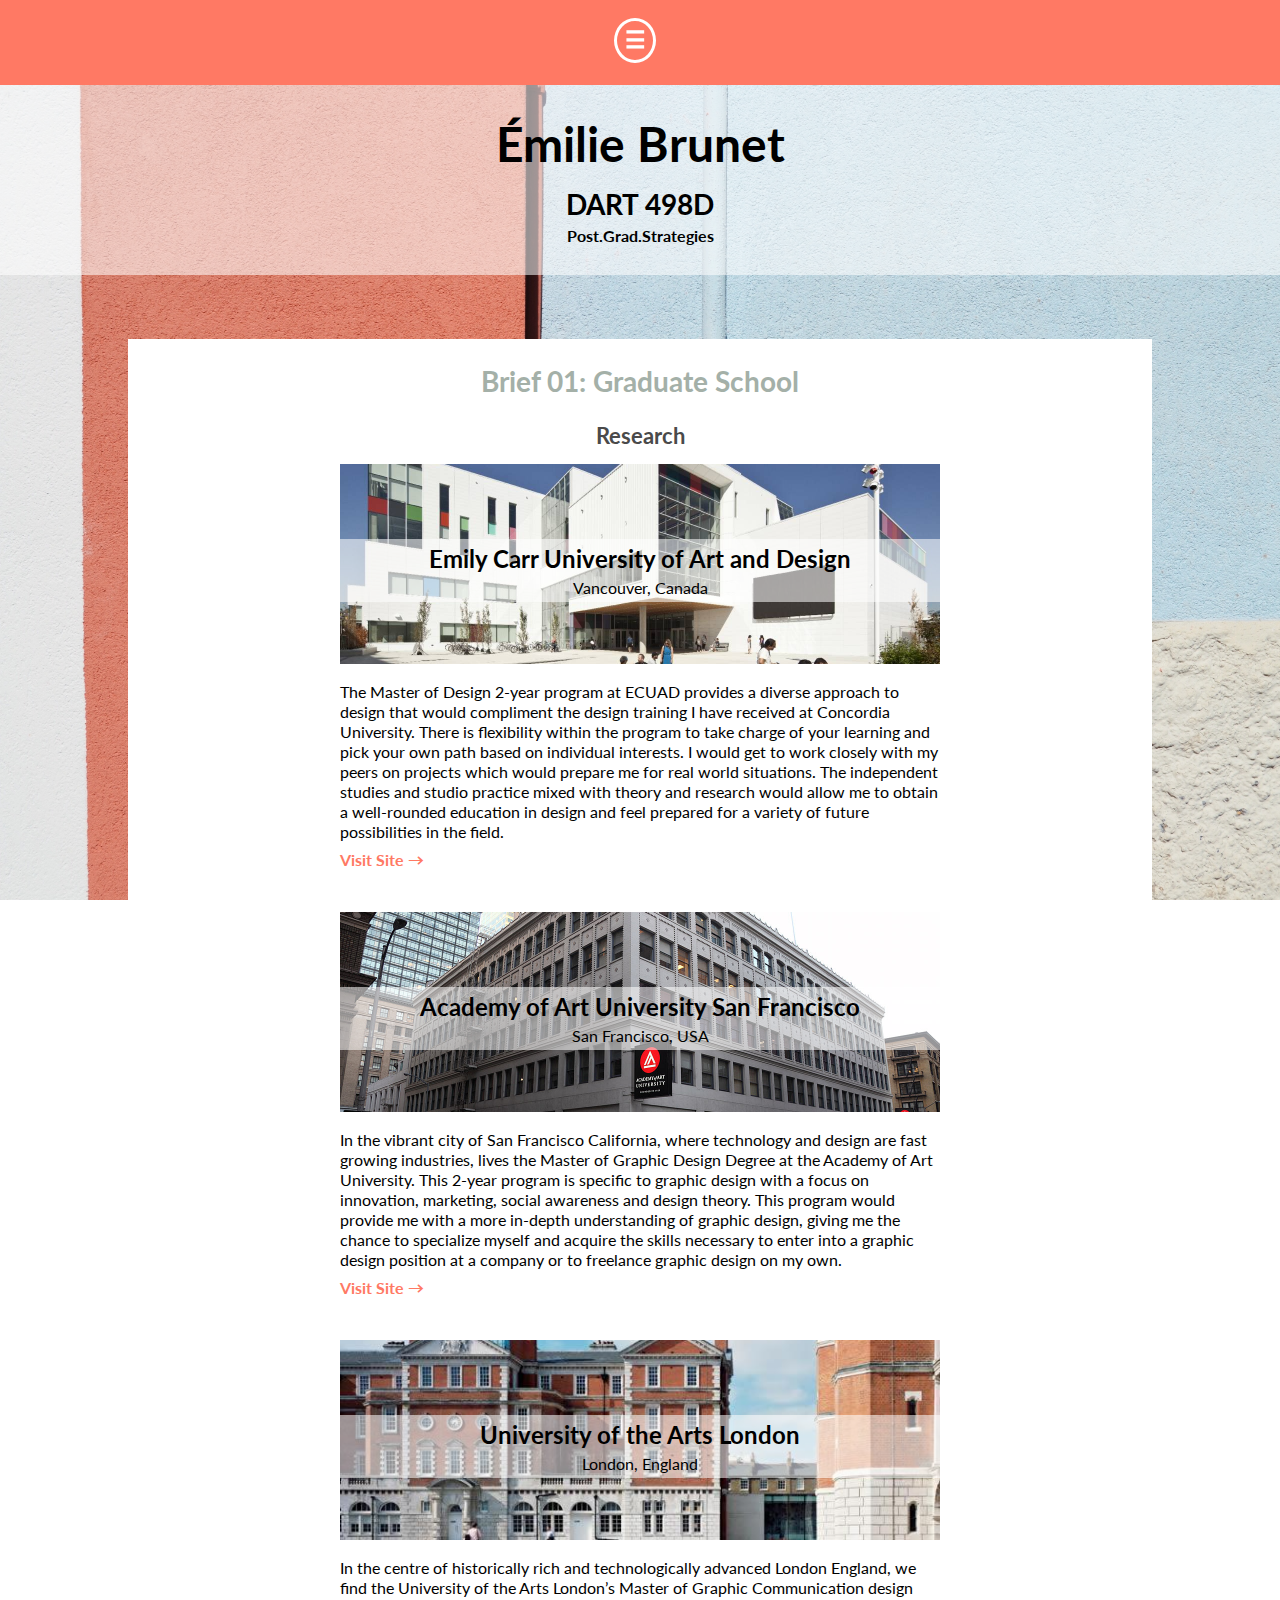
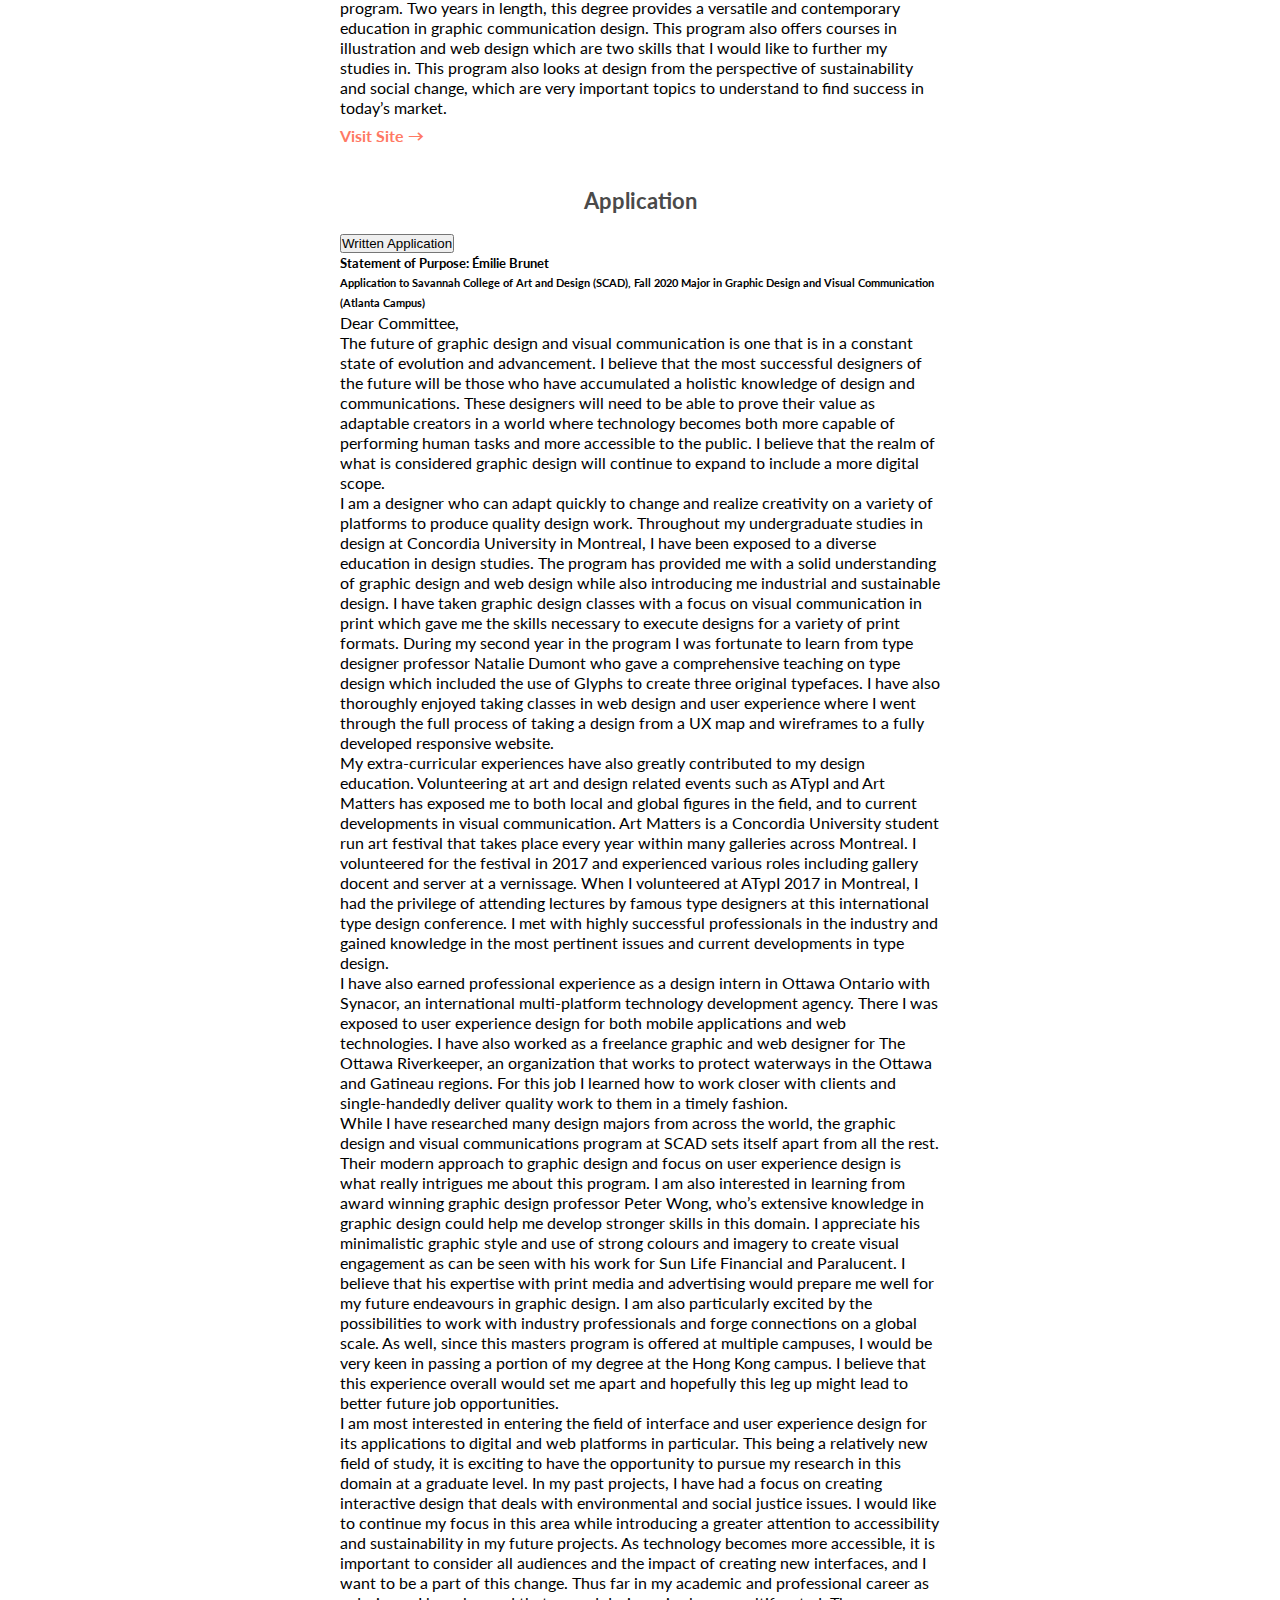
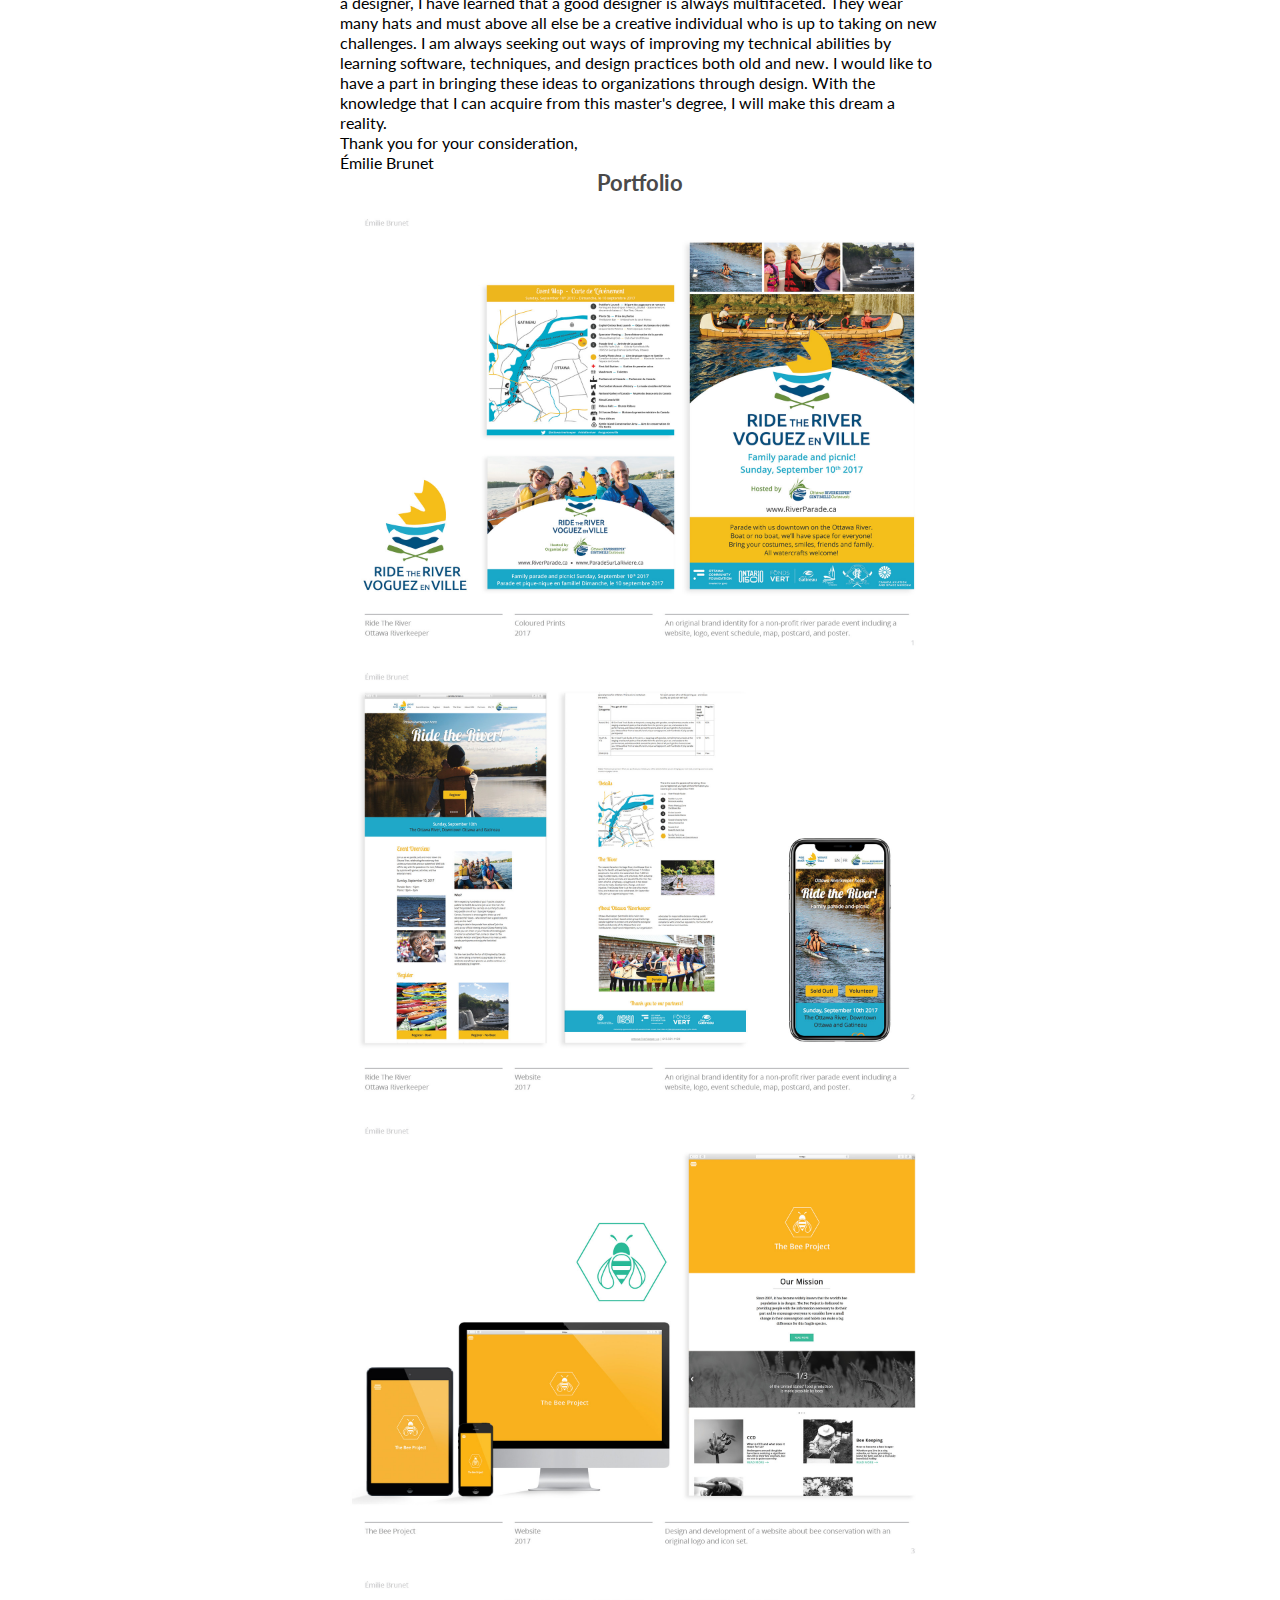
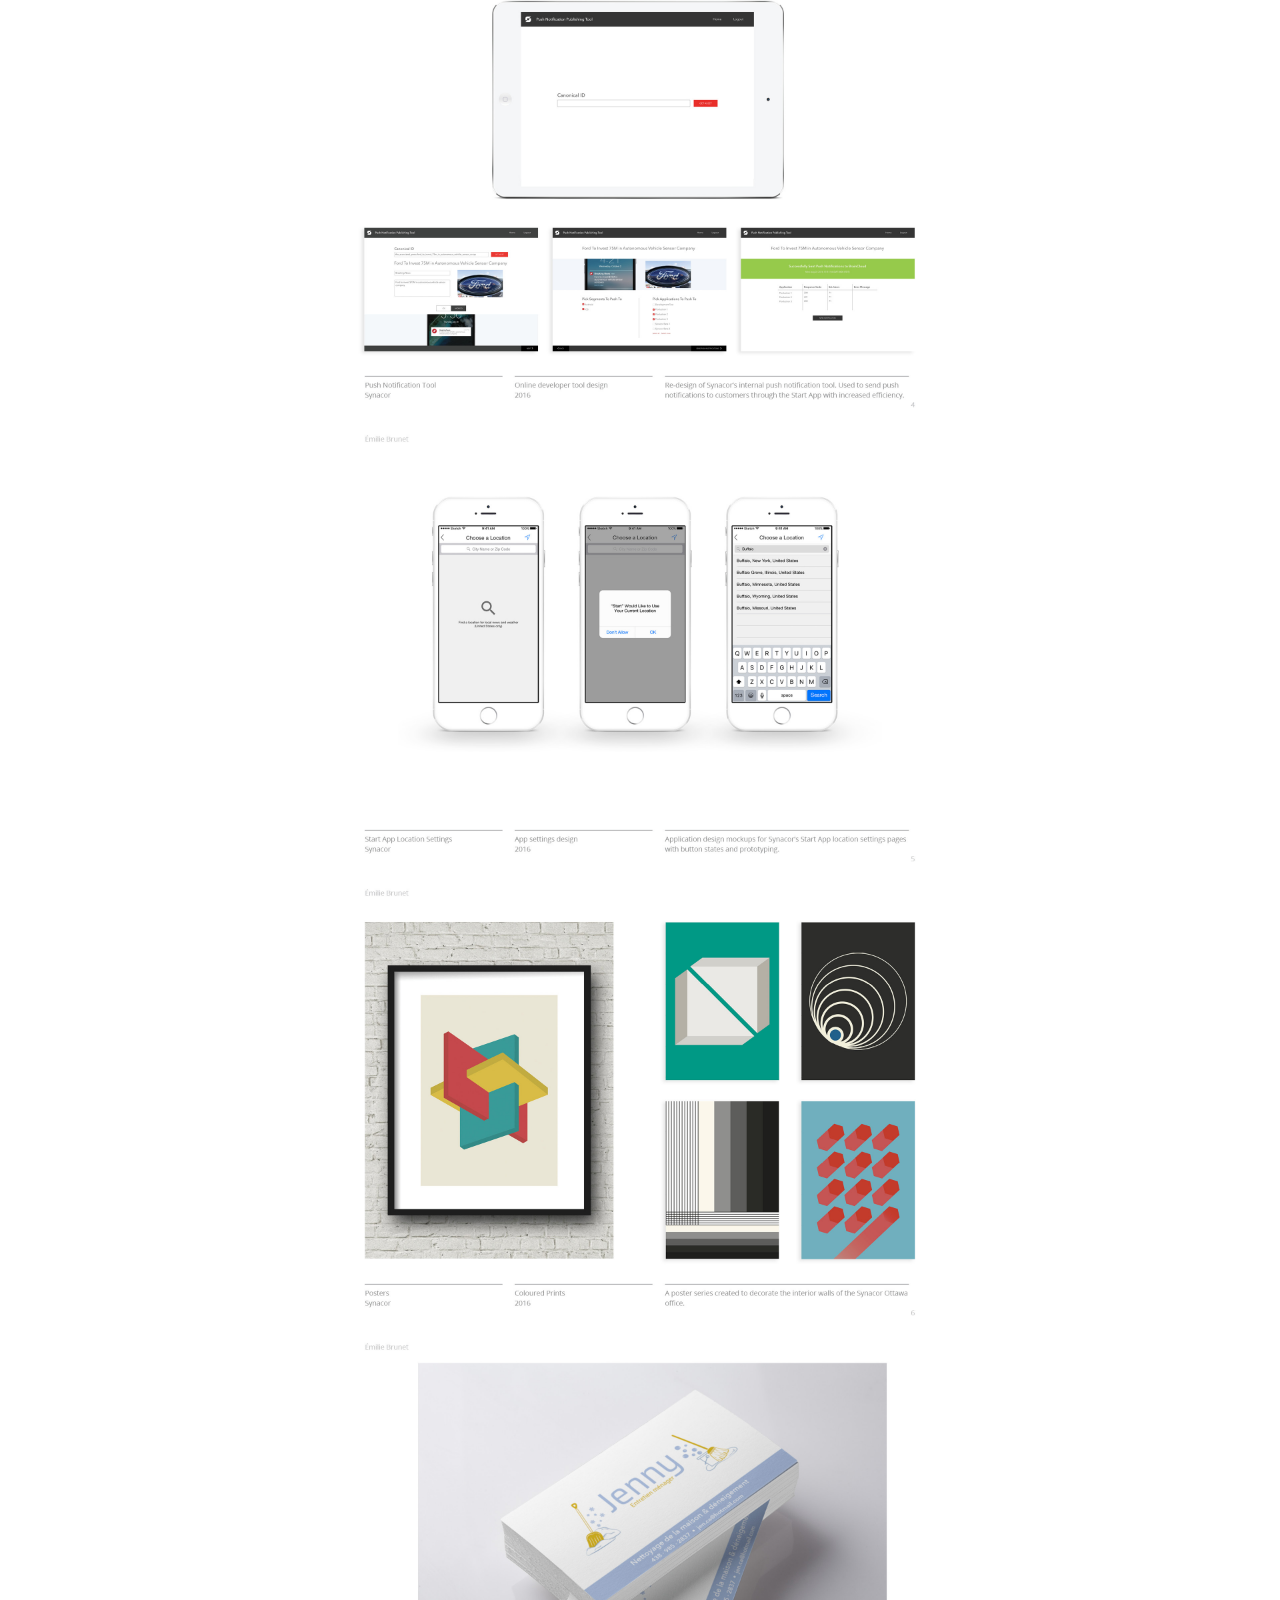
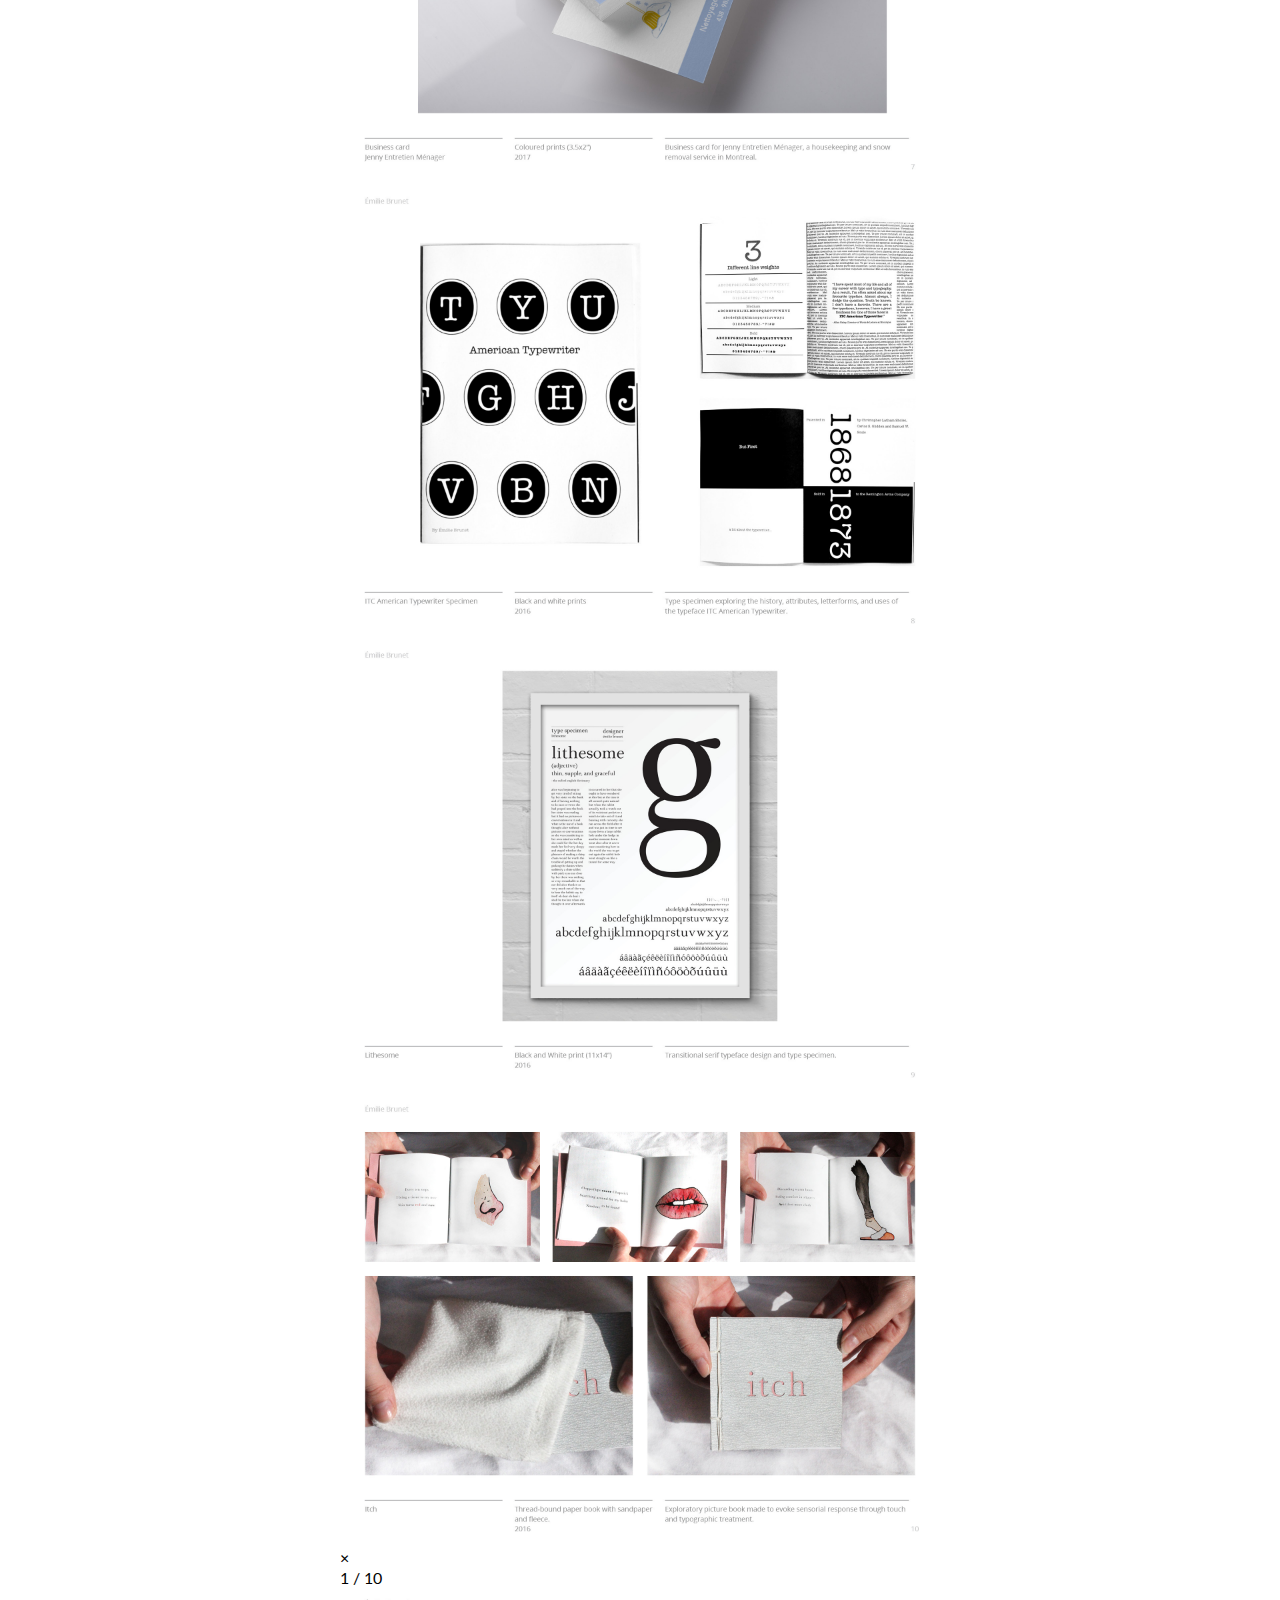
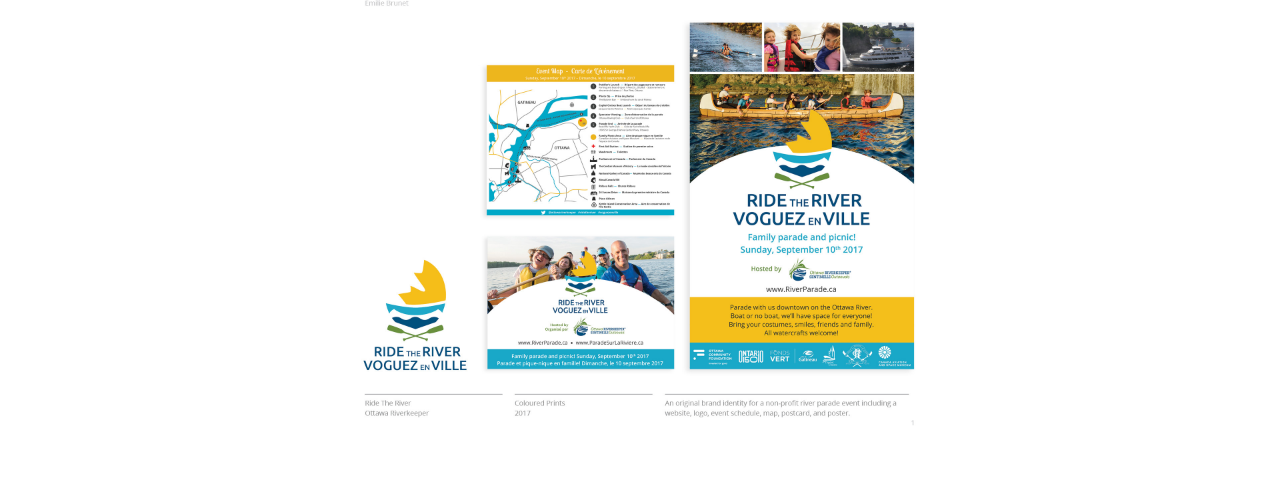
<file: index.html>
<!doctype html>
<html>
<head>
<meta charset="UTF-8">
<title>Emilie Brunet: 498D</title>
<link rel="stylesheet" type="text/css" href="css/index.css">
<link href="https://fonts.googleapis.com/css?family=Lato|Montserrat|Open+Sans" rel="stylesheet">
</head>
<body>

<div class="head2">
	<button id="menu">
		<p id="nava">☰</p>
	</button>
	<div id="nav_content">
		<a class="link2" href="#tippy">TOP</a>
		<a class="link2" href="#grad">WEEK 1</a>
	</div>
	</div>
	
<div id="tippy"></div>

<div class="head1">
	<section id="title">
		<h2>Émilie Brunet</h2>
		<h1>DART 498D</h1>
		<h3>Post.Grad.Strategies</h3>
	</section>
</div>

<div id="grad"></div>

<div id="week1">
	<p class="title1">Brief 01: Graduate School</p>
	<h4>Research</h4>
	<div id="img1">
		<p class="title2">Emily Carr University of Art and Design</p>
		<p class="title3">Vancouver, Canada</p>
	</div>
	<p class="body">The Master of Design 2-year program at ECUAD provides a diverse approach to design that would compliment the design training I have received at Concordia University. There is flexibility within the program to take charge of your learning and pick your own path based on individual interests. I would get to work closely with my peers on projects which would prepare me for real world situations. The independent studies and studio practice mixed with theory and research would allow me to obtain a well-rounded education in design and feel prepared for a variety of future possibilities in the field.<br><a class="link1" href="http://www.ecuad.ca/academics/graduate-degrees/master-of-design" target="_blank">Visit Site &rarr;</a></p>
		<div id="img2">
		<p class="title2">Academy of Art University San Francisco</p>
		<p class="title3">San Francisco, USA</p>
	</div>
		<p class="body">In the vibrant city of San Francisco California, where technology and design are fast growing industries, lives the Master of Graphic Design Degree at the Academy of Art University. This 2-year program is specific to graphic design with a focus on innovation, marketing, social awareness and design theory. This program would provide me with a more in-depth understanding of graphic design, giving me the chance to specialize myself and acquire the skills necessary to enter into a graphic design position at a company or to freelance graphic design on my own.<br><a class="link1" href="https://www.academyart.edu/academics/graphic-design/graduate-degrees" target="_blank">Visit Site &rarr;</a></p>
		<div id="img3">
		<p class="title2">University of the Arts London</p>
		<p class="title3">London, England</p>
	</div>
		<p class="body">In the centre of historically rich and technologically advanced London England, we find the University of the Arts London’s Master of Graphic Communication design program. Two years in length, this degree provides a versatile and contemporary education in graphic communication design. This program also offers courses in illustration and web design which are two skills that I would like to further my studies in. This program also looks at design from the perspective of sustainability and social change, which are very important topics to understand to find success in today’s market.<br><a class="link1" href="http://www.arts.ac.uk/csm/courses/postgraduate/ma-graphic-communication-design/" target="_blank">Visit Site &rarr;</a></p>
		
		<h4>Application</h4>
		
		<div class="body">
		<button id="btn4">Written Application</button>
	<div id="application"><h5>Statement of Purpose: Émilie Brunet</h5><h6>Application to Savannah College of Art and Design (SCAD), Fall 2020
Major in Graphic Design and Visual Communication (Atlanta Campus)</h6>

Dear Committee,<br>
The future of graphic design and visual communication is one that is in a constant state of evolution and advancement. I believe that the most successful designers of the future will be those who have accumulated a holistic knowledge of design and communications. These designers will need to be able to prove their value as adaptable creators in a world where technology becomes both more capable of performing human tasks and more accessible to the public. I believe that the realm of what is considered graphic design will continue to expand to include a more digital scope. <br>
I am a designer who can adapt quickly to change and realize creativity on a variety of platforms to produce quality design work. Throughout my undergraduate studies in design at Concordia University in Montreal, I have been exposed to a diverse education in design studies. The program has provided me with a solid understanding of graphic design and web design while also introducing me industrial and sustainable design. I have taken graphic design classes with a focus on visual communication in print which gave me the skills necessary to execute designs for a variety of print formats. During my second year in the program I was fortunate to learn from type designer professor Natalie Dumont who gave a comprehensive teaching on type design which included the use of Glyphs to create three original typefaces. I have also thoroughly enjoyed taking classes in web design and user experience where I went through the full process of taking a design from a UX map and wireframes to a fully developed responsive website.<br>
My extra-curricular experiences have also greatly contributed to my design education. Volunteering at art and design related events such as ATypI and Art Matters has exposed me to both local and global figures in the field, and to current developments in visual communication. Art Matters is a Concordia University student run art festival that takes place every year within many galleries across Montreal. I volunteered for the festival in 2017 and experienced various roles including gallery docent and server at a vernissage. When I volunteered at ATypI 2017 in Montreal, I had the privilege of attending lectures by famous type designers at this international type design conference. I met with highly successful professionals in the industry and gained knowledge in the most pertinent issues and current developments in type design.<br>
I have also earned professional experience as a design intern in Ottawa Ontario with Synacor, an international multi-platform technology development agency. There I was exposed to user experience design for both mobile applications and web technologies. I have also worked as a freelance graphic and web designer for The Ottawa Riverkeeper, an organization that works to protect waterways in the Ottawa and Gatineau regions. For this job I learned how to work closer with clients and single-handedly deliver quality work to them in a timely fashion.<br>
While I have researched many design majors from across the world, the graphic design and visual communications program at SCAD sets itself apart from all the rest. Their modern approach to graphic design and focus on user experience design is what really intrigues me about this program. I am also interested in learning from award winning graphic design professor Peter Wong, who’s extensive knowledge in graphic design could help me develop stronger skills in this domain. I appreciate his minimalistic graphic style and use of strong colours and imagery to create visual engagement as can be seen with his work for Sun Life Financial and Paralucent. I believe that his expertise with print media and advertising would prepare me well for my future endeavours in graphic design. I am also particularly excited by the possibilities to work with industry professionals and forge connections on a global scale. As well, since this masters program is offered at multiple campuses, I would be very keen in passing a portion of my degree at the Hong Kong campus. I believe that this experience overall would set me apart and hopefully this leg up might lead to better future job opportunities.<br>
I am most interested in entering the field of interface and user experience design for its applications to digital and web platforms in particular. This being a relatively new field of study, it is exciting to have the opportunity to pursue my research in this domain at a graduate level. In my past projects, I have had a focus on creating interactive design that deals with environmental and social justice issues. I would like to continue my focus in this area while introducing a greater attention to accessibility and sustainability in my future projects. As technology becomes more accessible, it is important to consider all audiences and the impact of creating new interfaces, and I want to be a part of this change.
Thus far in my academic and professional career as a designer, I have learned that a good designer is always multifaceted. They wear many hats and must above all else be a creative individual who is up to taking on new challenges. I am always seeking out ways of improving my technical abilities by learning software, techniques, and design practices both old and new. I would like to have a part in bringing these ideas to organizations through design. With the knowledge that I can acquire from this master's degree, I will make this dream a reality.
<br>
Thank you for your consideration,<br>
Émilie Brunet
</div>
<h4 id="portfolio">Portfolio</h4>

<div class="row">
  <div class="column">
    <img src="documents/portfolio/emilie_brunet_portfolio.jpg" style="width:100%" onclick="openModal();currentSlide(1)" class="hover-shadow cursor">
  </div>
  <div class="column">
    <img src="documents/portfolio/emilie_brunet_portfolio2.jpg" style="width:100%" onclick="openModal();currentSlide(2)" class="hover-shadow cursor">
  </div>
  <div class="column">
    <img src="documents/portfolio/emilie_brunet_portfolio3.jpg" style="width:100%" onclick="openModal();currentSlide(3)" class="hover-shadow cursor">
  </div>
  <div class="column">
    <img src="documents/portfolio/emilie_brunet_portfolio4.jpg" style="width:100%" onclick="openModal();currentSlide(4)" class="hover-shadow cursor">
  </div>
    <div class="column">
    <img src="documents/portfolio/emilie_brunet_portfolio5.jpg" style="width:100%" onclick="openModal();currentSlide(5)" class="hover-shadow cursor">
  </div>
    <div class="column">
    <img src="documents/portfolio/emilie_brunet_portfolio6.jpg" style="width:100%" onclick="openModal();currentSlide(6)" class="hover-shadow cursor">
  </div>
    <div class="column">
    <img src="documents/portfolio/emilie_brunet_portfolio7.jpg" style="width:100%" onclick="openModal();currentSlide(7)" class="hover-shadow cursor">
  </div>
      <div class="column">
    <img src="documents/portfolio/emilie_brunet_portfolio8.jpg" style="width:100%" onclick="openModal();currentSlide(8)" class="hover-shadow cursor">
  </div>
      <div class="column">
    <img src="documents/portfolio/emilie_brunet_portfolio9.jpg" style="width:100%" onclick="openModal();currentSlide(9)" class="hover-shadow cursor">
  </div>
      <div class="column">
    <img src="documents/portfolio/emilie_brunet_portfolio10.jpg" style="width:100%" onclick="openModal();currentSlide(10)" class="hover-shadow cursor">
  </div>
</div>

<div id="myModal" class="modal">
  <span class="close cursor" onclick="closeModal()">&times;</span>
  <div class="modal-content">

    <div class="mySlides">
      <div class="numbertext">1 / 10</div>
      <img src="documents/portfolio/emilie_brunet_portfolio.jpg" style="width:100%">
    </div>

    <div class="mySlides">
      <div class="numbertext">2 / 10</div>
      <img src="documents/portfolio/emilie_brunet_portfolio2.jpg" style="width:100%">
    </div>

    <div class="mySlides">
      <div class="numbertext">3 / 10</div>
      <img src="documents/portfolio/emilie_brunet_portfolio3.jpg" style="width:100%">
    </div>
    
    <div class="mySlides">
      <div class="numbertext">4 / 10</div>
      <img src="documents/portfolio/emilie_brunet_portfolio4.jpg" style="width:100%">
    </div>
    
        <div class="mySlides">
      <div class="numbertext">5 / 10</div>
      <img src="documents/portfolio/emilie_brunet_portfolio5.jpg" style="width:100%">
    </div>
    
        <div class="mySlides">
      <div class="numbertext">6 / 10</div>
      <img src="documents/portfolio/emilie_brunet_portfolio6.jpg" style="width:100%">
    </div>
    
        <div class="mySlides">
      <div class="numbertext">7 / 10</div>
      <img src="documents/portfolio/emilie_brunet_portfolio7.jpg" style="width:100%">
    </div>
    
        <div class="mySlides">
      <div class="numbertext">8 / 10</div>
      <img src="documents/portfolio/emilie_brunet_portfolio8.jpg" style="width:100%">
    </div>
    
        <div class="mySlides">
      <div class="numbertext">9 / 10</div>
      <img src="documents/portfolio/emilie_brunet_portfolio9.jpg" style="width:100%">
      
              <div class="mySlides">
      <div class="numbertext">10 / 10</div>
      <img src="documents/portfolio/emilie_brunet_portfolio10.jpg" style="width:100%">
      
    </div>
    
    <a class="prev" onclick="plusSlides(-1)">&#10094;</a>
    <a class="next" onclick="plusSlides(1)">&#10095;</a>

    <div class="caption-container">
      <p id="caption"></p>
    </div>

    <div class="column">
      <img class="demo cursor" src="documents/portfolio/emilie_brunet_portfolio.jpg" style="width:100%" onclick="currentSlide(1)" alt="Ride the River">
    </div>
    
        <div class="column">
      <img class="demo cursor" src="documents/portfolio/emilie_brunet_portfolio2.jpg" style="width:100%" onclick="currentSlide(2)" alt="Ride the River">
    </div>
    
        <div class="column">
      <img class="demo cursor" src="documents/portfolio/emilie_brunet_portfolio3.jpg" style="width:100%" onclick="currentSlide(3)" alt="The Bee Project">
    </div>
    
        <div class="column">
      <img class="demo cursor" src="documents/portfolio/emilie_brunet_portfolio4.jpg" style="width:100%" onclick="currentSlide(4)" alt="Push Notification Tool">
    </div>
    
        <div class="column">
      <img class="demo cursor" src="documents/portfolio/emilie_brunet_portfolio5.jpg" style="width:100%" onclick="currentSlide(5)" alt="Start App Location Settings">
    </div>
       
        <div class="column">
      <img class="demo cursor" src="documents/portfolio/emilie_brunet_portfolio6.jpg" style="width:100%" onclick="currentSlide(6)" alt="Posters for Synacor">
    </div>
    
        <div class="column">
      <img class="demo cursor" src="documents/portfolio/emilie_brunet_portfolio7.jpg" style="width:100%" onclick="currentSlide(7)" alt="Jenny Entretien Ménager">
    </div>
    
        <div class="column">
      <img class="demo cursor" src="documents/portfolio/emilie_brunet_portfolio8.jpg" style="width:100%" onclick="currentSlide(8)" alt="ITC American Typewriter Specimen">
    </div>
    
        <div class="column">
      <img class="demo cursor" src="documents/portfolio/emilie_brunet_portfolio9.jpg" style="width:100%" onclick="currentSlide(9)" alt="Lithesome">
    </div>
    
        <div class="column">
      <img class="demo cursor" src="documents/portfolio/emilie_brunet_portfolio10.jpg" style="width:100%" onclick="currentSlide(10)" alt="Itch">
    </div>

    </div>
  </div>
</div>
	</div>
		
	
	
	</div>

	<script src="https://ajax.googleapis.com/ajax/libs/jquery/3.2.1/jquery.min.js"></script>
<script>
$(document).ready(function(){
    $("#btn4").click(function(){
        $("#application").slideToggle();
    });
});
</script>

<script src="https://ajax.googleapis.com/ajax/libs/jquery/3.2.1/jquery.min.js"></script>
<script>
$(document).ready(function(){
    $("#menu").click(function(){
        $("#nav_content").toggle();
    });
});
	
	$(function()
{
  var expanded = false;
  $('#menu').click(function()
                      {
                          if (!expanded)
                          {
                              $(this).animate({'top' : '5px'}, {duration : 400});
                              expanded = true;
                          }
                          else
                          {
                             $(this).animate({'top' : '18px'}, {duration: 400});
                              expanded = false;
                          }
                      });
 });
</script>

<script>
function openModal() {
  document.getElementById('myModal').style.display = "block";
}

function closeModal() {
  document.getElementById('myModal').style.display = "none";
}

var slideIndex = 1;
showSlides(slideIndex);

function plusSlides(n) {
  showSlides(slideIndex += n);
}

function currentSlide(n) {
  showSlides(slideIndex = n);
}

function showSlides(n) {
  var i;
  var slides = document.getElementsByClassName("mySlides");
  var dots = document.getElementsByClassName("demo");
  var captionText = document.getElementById("caption");
  if (n > slides.length) {slideIndex = 1}
  if (n < 1) {slideIndex = slides.length}
  for (i = 0; i < slides.length; i++) {
      slides[i].style.display = "none";
  }
  for (i = 0; i < dots.length; i++) {
      dots[i].className = dots[i].className.replace(" active", "");
  }
  slides[slideIndex-1].style.display = "block";
  dots[slideIndex-1].className += " active";
  captionText.innerHTML = dots[slideIndex-1].alt;
}
</script>

</body>
</html>
</file>
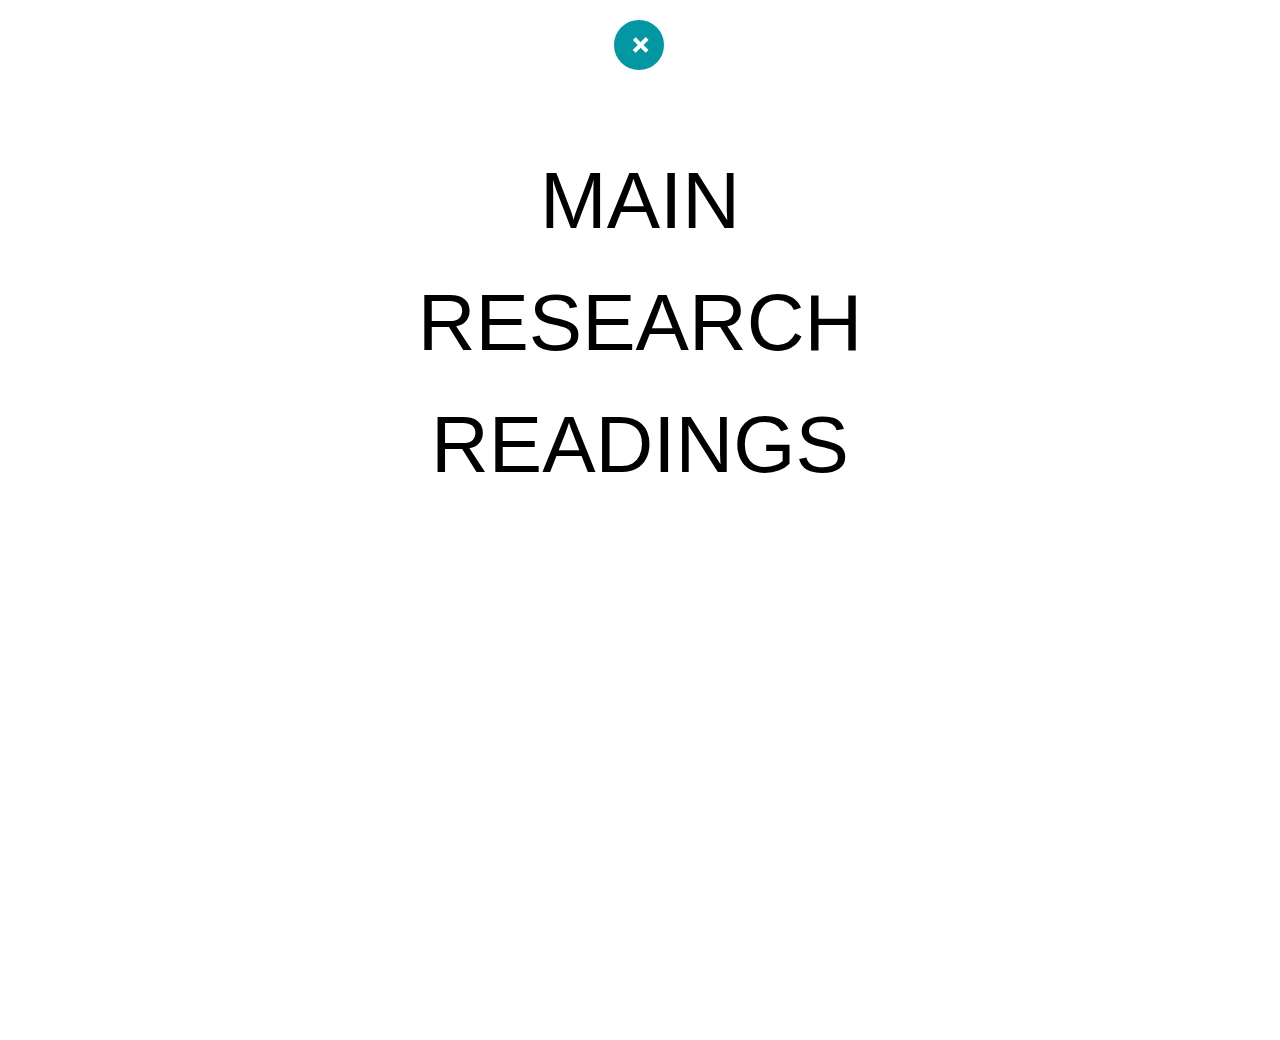
<file: web/menu.html>
<!doctype html>
<html>
<head>
<meta charset="UTF-8">
<link rel="stylesheet" type="text/css" href="../css/menu.css">
<title>MENU</title>
</head>
<body>

<nav id="menu">
	<input type="button" value="+" onclick="history.back(-1)"/>
</nav>

<div id="items">
	<a href="../index.html">MAIN</a>
	<a href="../index.html">RESEARCH</a>
	<a href="../index.html">READINGS</a>
</div>


</body>
</html>
</file>
<file: css/index.css>
* {
	margin:0;
	padding: 0;
	box-sizing: border-box;
}

html, body {
	height: 100%;
	width: 100%;
	background-image: url(../images/wall_3.jpg);
	background-size: cover;
	background-attachment: fixed;
}

button {
		box-shadow:rgba(0,0,0,0.00) ;
}

#menu {
	position: fixed;
	top: 18px;
	left: 48%;
	z-index: 999;
	width: 50px;
	height: 50px;
	border-radius: 50%;
	text-align: center;
	border: solid white 3px;
	cursor: pointer;
	background-color:rgba(0,0,0,0.00);
		-webkit-box-shadow: none;
	-moz-box-shadow: none;
	box-shadow: 0 0px 0px 0px rgba(0,0,0,0.00);
}

button{
	box-shadow: 0 0px 0px 0px rgba(0,0,0,0.00);
}

#menu:clicked {
	box-shadow: 0 0px 0px 0px rgba(0,0,0,0.00);
}

#nava {
	font-size: 1.75em;
	color:white;
	text-decoration: none;
	font-weight: bold;
	background-color:rgba(0,0,0,0.00);
	line-height: 5%;
}

.head1 {
	width: 100vw;
	height: 275px;
	background:rgba(255,255,255,0.55);
	margin-top: 0;
	padding-top:90px;
}

.head2 {
	width: 100vw;
	height: 85px;
	background: #FF7964;
	position: fixed;
}

#nava:hover {
	color: #FF7964;
	box-shadow: rgba(0,0,0,0.00);
	
}

#menu:hover{
	background-color: white;
	box-shadow: 0 0px 0px 0px rgba(0,0,0,0.00);
}


#nava:active {
	color: #FF7964;
	box-shadow: rgba(0,0,0,0.00);
}

#menu:active{
	background-color: white;
	box-shadow: 0 0px 0px 0px rgba(0,0,0,0.00);
}

#nav_content {
	display: none;
	padding-top: 55px;
	text-align: center;
}

.link2 {
	text-decoration: none;
	color: white;
	font-family: 'Lato', sans-serif;
	margin-left: 10px;
	margin-right: 10px;
}

.link2:hover {
	text-decoration: underline;
}

.link2:active {
	text-decoration: underline;
}

#title {
	font-family: 'Lato', sans-serif;
	text-align: center;
	margin: 25px 0px 0px 0px;
}

h1 {
	font-size: 1.75em;
	margin-top: 15px;
}

h2 {
	font-size: 3em;
}

h3 {
	font-size: 1em;
	margin-top: 5px;
}

h4 {
	font-size: 1.35em;
	text-align: center;
	margin-bottom: 15px;
	color:rgba(74,74,74,1.00);
}

#week1 {
	background:rgba(255,255,255,1.0);
	margin-top: 10vw;
	margin-left: 4vw;
	margin-right: 4vw;
	padding: 15px;
	font-family: 'Lato', sans-serif;
}

.title1 {
	font-size: 1.75em;
	font-weight: bold;
	text-align: center;
	color: #A4B0A8;
	margin-top: 10px;
	margin-bottom: 25px;
}

#img1 {
	width: 80vw;
	background-image: url(../images/ECUAD.jpg);
	background-size: cover;
	background-position: center;
	height: 200px;
	margin: 0 auto;
	padding-top: 75px;
}

#img2 {
	width: 80vw;
	background-image: url(../images/AAUSF.jpg);
	background-size: cover;
	background-position: center;
	height: 200px;
	margin: 0 auto;
	padding-top: 75px;
	
}
 
#img3 {
	width: 80vw;
	background-image: url(../images/UAL.jpg);
	background-size: cover;
	background-position: center;
	height: 200px;
	margin: 0 auto;
	padding-top: 75px;
}

.title2 {
	font-size: 1em;
	font-weight: bold;
	text-align: center;
	color: black;
	background: rgba(255,255,255,0.55);
	padding-top: 5px;
}

.title3 {
	font-size: 0.75em;
	text-align: center;
	color: black;
	background: rgba(255,255,255,0.55);
	padding-top: 5px;
	padding-bottom: 5px;
}

.body {
	font-size: 1em;
	margin: 0 auto;
	width: 80vw;
	box-sizing: border-box;
	margin-top: 18px;
	margin-bottom: 35px;
	line-height: 20px;
}

.link1 {
	text-decoration: none;
	color: #FF7964;
	font-weight: bold;
	line-height: 35px;
}

.link1:hover {
	text-decoration: underline;
}


@media only screen and (min-width: 600px) {
	#img1 {width: 60%; height: 85%; margin-top: 100px;}
	section #vid1 { height: 400px; left: 80px; margin-top: 280px;transform: rotate(90deg);}
	#week1 {margin-top: 5vw; margin-left: 5vw; margin-right: 5vw;}
	#img1{width: 400px; height: 200px; margin: 0 auto; padding-top: 75px;}
	#img2{width: 400px;}
	#img3{width: 400px;}
	#week1 .body {width: 400px;}
	.title2 {font-size: 1.25em;}
	.title3 {font-size: 1em;}
	.link1 {width: 400px;}
	#menu {	width: 5.25%;}
}
	
@media only screen and (min-width: 768px) {
	#img1 {width: 70%; height: 95%; margin-top: 140px;}
	section #vid1 { height: 70%; left: 160px; margin-top: 200px;transform: rotate(0deg);}
	#week1 {margin-top: 5vw; margin-left: 10vw; margin-right: 10vw;}
	#img1{width: 600px; height: 200px; margin: 0 auto; padding-top: 75px;}
	#img2{width: 600px;}
	#img3{width: 600px;}
	#week1 .body {width: 600px;}
	.title2 {font-size: 1.5em;}
	.title3 {font-size: 1em;}
	.link1 {width: 400px;}
	#menu{width: 3.25%; height: 5%;}
}
</file>
<file: css/menu.css>
* {
	margin:0;
	padding: 0;
	box-sizing: border-box;
}

html, body {
	height: 100%;
}

nav {
	position: fixed;
	top: 20px;
	left: 48%;
	z-index: 999;
	width: 50px;
	height: 50px;
	border-radius: 50%;
	text-align: center;
	border: solid #0297A2 3px;
	background-color: #0297A2;
	cursor: pointer;
	
}

nav input {
	font-size: 36px;
	color: white;
	text-decoration: none;
	font-weight: bold;
	border: 0;
	background-color: transparent;
	transform: rotate(45deg);
	padding-left: 7px;
	padding-right: 6px;
	padding-top: 0px;
	padding-bottom: 4px;
	cursor: pointer;
}

nav input:hover {
	color: #0297A2;
}

nav input:focus {
	outline: none;
}

nav:hover {
	background-color: white;
	border: solid #0297A2 3px;
}

#items {
	text-align: center;
	margin-top: 120px;
}

#items a {
	font-size: 52px;
	text-decoration: none;
	color: black;
	font-family: "Gill Sans", "Gill Sans MT", "Myriad Pro", "DejaVu Sans Condensed", Helvetica, Arial, "sans-serif";
	display: block;
	padding: 10px;
}

#items a:hover {
	text-decoration: line-through;
	text-decoration-color: #FF7964;
}

@media only screen and (min-width: 600px) {
	#items a {font-size: 60px;padding: 10px;}
	#items {margin-top: 120px;}
}

@media only screen and (min-width: 768px) {
	#items a {font-size: 80px;padding: 15px;}
	#items {margin-top: 140px}
}
</file>
